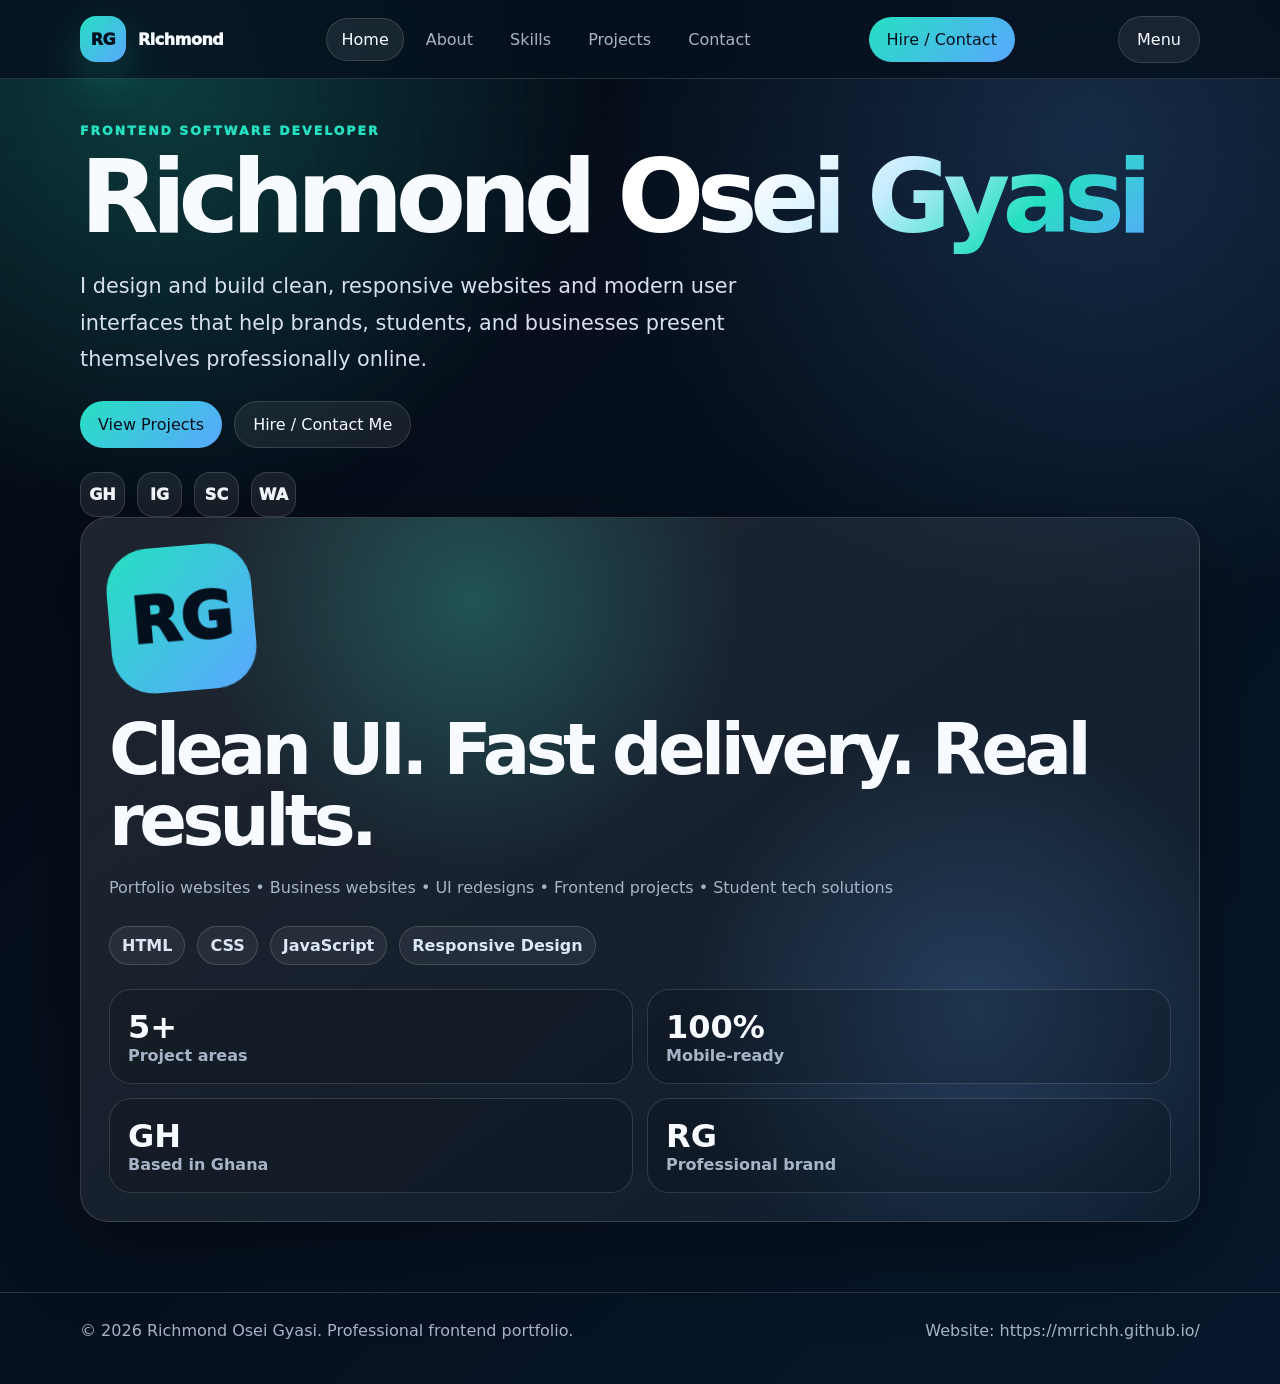
<file: index.html>
<!doctype html>
<html lang="en">
<head>
  <meta charset="utf-8" />
  <meta name="viewport" content="width=device-width, initial-scale=1" />
  <title>Richmond Osei Gyasi | Frontend Software Developer</title>
  <meta name="description" content="Professional portfolio of Richmond Osei Gyasi, a Ghanaian frontend software developer." />
  <meta name="theme-color" content="#07111f" />
  <style>
    :root{
      --bg:#06101d; --bg2:#09172a; --card:rgba(255,255,255,.08);
      --text:#f7fbff; --muted:#a7b3c7; --line:rgba(255,255,255,.14);
      --cyan:#25e0c1; --blue:#5aa7ff; --gold:#ffd166;
      --radius:28px; --max:1120px; --shadow:0 28px 80px rgba(0,0,0,.35);
      --font:ui-sans-serif,system-ui,-apple-system,BlinkMacSystemFont,"Segoe UI",Arial,sans-serif;
    }
    *{box-sizing:border-box}
    html{scroll-behavior:smooth}
    body{
      margin:0; min-height:100vh; font-family:var(--font); color:var(--text);
      background:
        radial-gradient(circle at 12% 5%, rgba(37,224,193,.24), transparent 28rem),
        radial-gradient(circle at 85% 10%, rgba(90,167,255,.18), transparent 30rem),
        linear-gradient(135deg,#040914,var(--bg) 45%,#07172b);
      overflow-x:hidden;
    }
    body:before{
      content:""; position:fixed; inset:0; pointer-events:none; opacity:.28;
      background-image:linear-gradient(rgba(255,255,255,.08) 1px, transparent 1px),
                       linear-gradient(90deg, rgba(255,255,255,.08) 1px, transparent 1px);
      background-size:52px 52px;
      mask-image:linear-gradient(to bottom,#000,transparent 70%);
    }
    a{color:inherit;text-decoration:none}
    .container{width:min(var(--max),calc(100% - 32px)); margin:0 auto}
    header{
      position:sticky; top:0; z-index:20; border-bottom:1px solid var(--line);
      background:rgba(6,16,29,.78); backdrop-filter:blur(18px);
    }
    .nav{min-height:78px; display:flex; align-items:center; justify-content:space-between; gap:16px}
    .brand{display:flex; align-items:center; gap:12px; font-weight:950; letter-spacing:-.03em}
    .logo{
      width:46px; height:46px; border-radius:16px; display:grid; place-items:center;
      background:linear-gradient(135deg,var(--cyan),var(--blue)); color:#04101d;
      box-shadow:0 18px 42px rgba(37,224,193,.22);
    }
    .links{display:flex; gap:7px; align-items:center}
    .links button{
      border:1px solid transparent; background:transparent; color:var(--muted);
      padding:11px 14px; border-radius:999px; font-weight:850; cursor:pointer; font:inherit;
    }
    .links button:hover,.links button.active{background:rgba(255,255,255,.08); color:var(--text); border-color:var(--line)}
    .menu{display:none}
    .btn{
      display:inline-flex; align-items:center; justify-content:center; gap:10px; border:1px solid var(--line);
      padding:13px 18px; border-radius:999px; background:rgba(255,255,255,.07);
      color:var(--text); font-weight:900; cursor:pointer; transition:.22s ease; font:inherit;
    }
    .btn:hover{transform:translateY(-2px); border-color:rgba(37,224,193,.7)}
    .btn.primary{border:0; color:#06101d; background:linear-gradient(135deg,var(--cyan),var(--blue))}
    main{padding:44px 0 70px}
    .page{display:none; animation:fade .35s ease}
    .page.active{display:block}
    @keyframes fade{from{opacity:0; transform:translateY(10px)}to{opacity:1; transform:none}}
    .hero{display:grid; grid-template-columns:1.1fr .9fr; gap:28px; align-items:center; min-height:calc(100vh - 170px)}
    .kicker{color:var(--cyan); font-weight:950; text-transform:uppercase; letter-spacing:.16em; font-size:.78rem; margin:0 0 12px}
    h1,h2,h3,p{margin-top:0}
    h1{font-size:clamp(3rem,8vw,6.5rem); line-height:.92; letter-spacing:-.075em; margin-bottom:24px}
    h2{font-size:clamp(2.2rem,5.5vw,4.5rem); line-height:1; letter-spacing:-.065em; margin-bottom:18px}
    h3{font-size:1.35rem; letter-spacing:-.035em; margin-bottom:10px}
    .gradient{background:linear-gradient(135deg,#fff 25%,#c7ecff 50%,var(--cyan),var(--blue)); -webkit-background-clip:text; color:transparent}
    .lead{font-size:clamp(1.05rem,2vw,1.3rem); line-height:1.75; color:#d7e0ee; max-width:720px}
    .actions,.socials,.chips{display:flex; flex-wrap:wrap; gap:12px; margin-top:24px}
    .socials a{
      width:45px; height:45px; display:grid; place-items:center; border-radius:16px;
      background:rgba(255,255,255,.08); border:1px solid var(--line); font-weight:950;
    }
    .visual,.panel,.card,.project{
      border:1px solid var(--line); border-radius:var(--radius);
      background:linear-gradient(145deg,rgba(255,255,255,.10),rgba(255,255,255,.035));
      box-shadow:var(--shadow); overflow:hidden;
    }
    .visual{padding:28px; position:relative}
    .visual:before{
      content:""; position:absolute; inset:-2px; z-index:-1;
      background:radial-gradient(circle at 35% 12%,rgba(37,224,193,.25),transparent 17rem),
                 radial-gradient(circle at 80% 70%,rgba(90,167,255,.22),transparent 18rem);
    }
    .orb{
      width:145px; height:145px; border-radius:42px; display:grid; place-items:center;
      background:linear-gradient(135deg,var(--cyan),var(--blue)); color:#04101d;
      font-size:4rem; font-weight:950; transform:rotate(-5deg); margin-bottom:24px;
    }
    .chip{border:1px solid var(--line); border-radius:999px; padding:9px 12px; color:#dce6f5; background:rgba(255,255,255,.06); font-weight:750}
    .metrics{display:grid; grid-template-columns:repeat(2,1fr); gap:14px; margin-top:24px}
    .metric{padding:18px; border:1px solid var(--line); border-radius:22px; background:rgba(0,0,0,.15)}
    .metric strong{display:block; font-size:2rem}
    .metric span{color:var(--muted); font-weight:750}
    .top{padding:34px 0 18px}
    .grid3{display:grid; grid-template-columns:repeat(3,1fr); gap:18px}
    .grid2{display:grid; grid-template-columns:repeat(2,1fr); gap:18px}
    .split{display:grid; grid-template-columns:.9fr 1.1fr; gap:20px}
    .card,.panel{padding:24px}
    .icon{
      width:50px; height:50px; border-radius:18px; display:grid; place-items:center;
      background:rgba(37,224,193,.12); color:var(--cyan); font-weight:950; margin-bottom:16px;
    }
    .muted{color:var(--muted); line-height:1.75}
    .timeline{display:grid; gap:16px}
    .step{padding-left:24px; border-left:2px solid rgba(37,224,193,.28); position:relative}
    .step:before{content:""; position:absolute; left:-7px; top:4px; width:12px; height:12px; border-radius:50%; background:var(--cyan)}
    .bar{height:10px; border-radius:99px; background:rgba(255,255,255,.10); overflow:hidden; margin-top:8px}
    .bar span{display:block; height:100%; width:var(--w); border-radius:inherit; background:linear-gradient(90deg,var(--cyan),var(--blue))}
    .skill{margin:16px 0}.skill div:first-child{display:flex; justify-content:space-between; font-weight:850}
    .project-art{min-height:190px; background:linear-gradient(135deg,rgba(37,224,193,.32),rgba(90,167,255,.18)); display:flex; align-items:end; padding:22px}
    .badge{padding:9px 13px; border-radius:999px; background:rgba(6,16,29,.7); border:1px solid var(--line); font-weight:950}
    .project-body{padding:24px}
    .contact-row{display:flex; gap:14px; align-items:flex-start; border:1px solid var(--line); border-radius:20px; padding:16px; margin-bottom:12px; background:rgba(255,255,255,.055)}
    .mini{width:42px;height:42px;border-radius:15px;display:grid;place-items:center;background:rgba(37,224,193,.13);color:var(--cyan);font-weight:950;flex:none}
    input,textarea{
      width:100%; margin-bottom:12px; border:1px solid var(--line); border-radius:18px; padding:15px 16px;
      background:rgba(255,255,255,.07); color:var(--text); font:inherit; outline:none;
    }
    textarea{min-height:150px; resize:vertical}
    input:focus,textarea:focus{border-color:rgba(37,224,193,.7); box-shadow:0 0 0 4px rgba(37,224,193,.08)}
    footer{border-top:1px solid var(--line); padding:28px 0; color:var(--muted)}
    .footer-inner{display:flex; justify-content:space-between; gap:18px; align-items:center; flex-wrap:wrap}
    @media(max-width:850px){
      .hero,.split{grid-template-columns:1fr}
      .grid3,.grid2{grid-template-columns:1fr}
      .hero{min-height:auto}
      .links{display:none; position:absolute; top:78px; left:16px; right:16px; padding:12px; border:1px solid var(--line); border-radius:22px; background:rgba(6,16,29,.96); box-shadow:var(--shadow); flex-direction:column; align-items:stretch}
      .links.open{display:flex}
      .menu{display:inline-flex}
      .nav .btn.primary{display:none}
      .links button{text-align:left}
      .orb{width:112px;height:112px;font-size:3rem;border-radius:32px}
      .metrics{grid-template-columns:1fr}
    }
  </style>
</head>
<body>
  <header>
    <div class="container nav">
      <a class="brand" href="#home" data-link="home"><span class="logo">RG</span><span>Richmond</span></a>
      <nav class="links" id="links" aria-label="Portfolio pages">
        <button data-link="home">Home</button>
        <button data-link="about">About</button>
        <button data-link="skills">Skills</button>
        <button data-link="projects">Projects</button>
        <button data-link="contact">Contact</button>
      </nav>
      <button class="btn primary" data-link="contact">Hire / Contact</button>
      <button class="btn menu" id="menu">Menu</button>
    </div>
  </header>

  <main class="container">
    <section class="page hero" id="home">
      <div>
        <p class="kicker">Frontend Software Developer</p>
        <h1>Richmond <span class="gradient">Osei Gyasi</span></h1>
        <p class="lead">I design and build clean, responsive websites and modern user interfaces that help brands, students, and businesses present themselves professionally online.</p>
        <div class="actions">
          <button class="btn primary" data-link="projects">View Projects</button>
          <button class="btn" data-link="contact">Hire / Contact Me</button>
        </div>
        <div class="socials">
          <a href="https://github.com/mrrichh" target="_blank" rel="noreferrer">GH</a>
          <a href="https://instagram.com/Mrrichh_77" target="_blank" rel="noreferrer">IG</a>
          <a href="https://www.snapchat.com/add/Mrrichh_77" target="_blank" rel="noreferrer">SC</a>
          <a href="https://wa.me/233202049506" target="_blank" rel="noreferrer">WA</a>
        </div>
      </div>
      <aside class="visual">
        <div class="orb">RG</div>
        <h2>Clean UI. Fast delivery. Real results.</h2>
        <p class="muted">Portfolio websites • Business websites • UI redesigns • Frontend projects • Student tech solutions</p>
        <div class="chips"><span class="chip">HTML</span><span class="chip">CSS</span><span class="chip">JavaScript</span><span class="chip">Responsive Design</span></div>
        <div class="metrics">
          <div class="metric"><strong>5+</strong><span>Project areas</span></div>
          <div class="metric"><strong>100%</strong><span>Mobile-ready</span></div>
          <div class="metric"><strong>GH</strong><span>Based in Ghana</span></div>
          <div class="metric"><strong>RG</strong><span>Professional brand</span></div>
        </div>
      </aside>
    </section>

    <section class="page" id="about">
      <div class="top">
        <p class="kicker">About me</p>
        <h2>I create digital experiences that feel simple and professional.</h2>
        <p class="lead">I am a Ghanaian frontend developer focused on building responsive websites, clean layouts, and practical user interfaces. I enjoy turning ideas into polished web pages that are easy to use and visually strong.</p>
      </div>
      <div class="split">
        <div class="panel">
          <h3>Profile</h3>
          <p class="muted">Name: Richmond Osei Gyasi</p>
          <p class="muted">Role: Frontend Software Developer</p>
          <p class="muted">Location: Ghana</p>
          <p class="muted">Email: richie0987612345@gmail.com</p>
          <div class="chips"><span class="chip">Creative</span><span class="chip">Detail-focused</span><span class="chip">Problem solver</span></div>
        </div>
        <div class="timeline">
          <div class="step"><h3>Frontend development</h3><p class="muted">I build clean pages with HTML, CSS, JavaScript, responsive layouts, and modern UI principles.</p></div>
          <div class="step"><h3>Education technology</h3><p class="muted">I work around student-focused digital solutions, school projects, tutor platforms, and interface ideas.</p></div>
          <div class="step"><h3>Real-world tech</h3><p class="muted">I am interested in technology that solves practical problems in education, agriculture, business, and personal branding.</p></div>
        </div>
      </div>
    </section>

    <section class="page" id="skills">
      <div class="top">
        <p class="kicker">Skills</p>
        <h2>Tools and abilities I use to build better web experiences.</h2>
        <p class="lead">My skill set focuses on frontend development, responsive design, user interface structure, and practical software project work.</p>
      </div>
      <div class="grid2">
        <div class="panel">
          <h3>Frontend core</h3>
          <div class="skill"><div><span>HTML Structure</span><span>95%</span></div><div class="bar"><span style="--w:95%"></span></div></div>
          <div class="skill"><div><span>CSS Styling</span><span>92%</span></div><div class="bar"><span style="--w:92%"></span></div></div>
          <div class="skill"><div><span>JavaScript</span><span>78%</span></div><div class="bar"><span style="--w:78%"></span></div></div>
        </div>
        <div class="panel">
          <h3>Design & tools</h3>
          <div class="skill"><div><span>Responsive Design</span><span>93%</span></div><div class="bar"><span style="--w:93%"></span></div></div>
          <div class="skill"><div><span>UI Layouts</span><span>88%</span></div><div class="bar"><span style="--w:88%"></span></div></div>
          <div class="chips"><span class="chip">GitHub</span><span class="chip">VS Code</span><span class="chip">Figma basics</span><span class="chip">Java</span><span class="chip">MySQL</span></div>
        </div>
      </div>
    </section>

    <section class="page" id="projects">
      <div class="top">
        <p class="kicker">Selected work</p>
        <h2>Projects that show design thinking and real-world problem solving.</h2>
        <p class="lead">These highlights present my interest in frontend development, education technology, user experience, and practical digital solutions.</p>
      </div>
      <div class="grid2">
        <article class="project"><div class="project-art"><span class="badge">Project 01</span></div><div class="project-body"><h3>EduLink GH</h3><p class="muted">Tutor-learning platform concept with student, tutor, and admin workflows, authentication, sessions, payments, ratings, and documentation.</p><div class="chips"><span class="chip">Java</span><span class="chip">JavaFX</span><span class="chip">Spring Boot</span><span class="chip">MySQL</span></div></div></article>
        <article class="project"><div class="project-art"><span class="badge">Project 02</span></div><div class="project-body"><h3>Agritech / Fish Farming Dashboard</h3><p class="muted">A practical agritech idea focused on helping small-scale fish farmers monitor data and make better farming decisions.</p><div class="chips"><span class="chip">Dashboard</span><span class="chip">Agriculture</span><span class="chip">UI</span></div></div></article>
        <article class="project"><div class="project-art"><span class="badge">Project 03</span></div><div class="project-body"><h3>Bolt GPS HCI Redesign</h3><p class="muted">A human-computer interaction project focused on improving pickup-location usability for students using ride-hailing services.</p><div class="chips"><span class="chip">HCI</span><span class="chip">UX</span><span class="chip">Prototype</span></div></div></article>
        <article class="project"><div class="project-art"><span class="badge">Project 04</span></div><div class="project-body"><h3>Professional Portfolio Website</h3><p class="muted">A personal brand website with page switching, responsive layout, modern styling, project sections, and clear contact options.</p><div class="chips"><span class="chip">HTML</span><span class="chip">CSS</span><span class="chip">JavaScript</span></div></div></article>
      </div>
    </section>

    <section class="page" id="contact">
      <div class="top">
        <p class="kicker">Contact</p>
        <h2>Let’s build something clean.</h2>
        <p class="lead">Need a portfolio, business website, school project interface, or frontend page? Reach me through email, WhatsApp, Instagram, or Snapchat.</p>
      </div>
      <div class="split">
        <div class="panel">
          <a class="contact-row" href="mailto:richie0987612345@gmail.com"><span class="mini">@</span><span><strong>Email</strong><br><span class="muted">richie0987612345@gmail.com</span></span></a>
          <a class="contact-row" href="https://wa.me/233202049506" target="_blank" rel="noreferrer"><span class="mini">WA</span><span><strong>WhatsApp</strong><br><span class="muted">wa.me/233202049506</span></span></a>
          <a class="contact-row" href="https://instagram.com/Mrrichh_77" target="_blank" rel="noreferrer"><span class="mini">IG</span><span><strong>Instagram</strong><br><span class="muted">@Mrrichh_77</span></span></a>
          <a class="contact-row" href="https://www.snapchat.com/add/Mrrichh_77" target="_blank" rel="noreferrer"><span class="mini">SC</span><span><strong>Snapchat</strong><br><span class="muted">@Mrrichh_77</span></span></a>
        </div>
        <form class="panel" id="form">
          <h3>Send a quick message</h3>
          <p class="muted">This opens your email app with the message ready to send.</p>
          <input name="name" placeholder="Your name" required>
          <input name="email" type="email" placeholder="Your email" required>
          <textarea name="message" placeholder="Tell me what you want to build..." required></textarea>
          <button class="btn primary" type="submit">Create Email Message</button>
        </form>
      </div>
    </section>
  </main>

  <footer>
    <div class="container footer-inner">
      <p>© 2026 Richmond Osei Gyasi. Professional frontend portfolio.</p>
      <p>Website: https://mrrichh.github.io/</p>
    </div>
  </footer>

  <script>
    const pages=[...document.querySelectorAll(".page")];
    const links=[...document.querySelectorAll("[data-link]")];
    const menu=document.querySelector("#menu");
    const nav=document.querySelector("#links");

    function show(page){
      page = page || "home";
      pages.forEach(p=>p.classList.toggle("active",p.id===page));
      links.forEach(l=>l.classList.toggle("active",l.dataset.link===page));
      history.replaceState(null,"","#"+page);
      nav.classList.remove("open");
      window.scrollTo({top:0,behavior:"smooth"});
    }

    links.forEach(link=>link.addEventListener("click",e=>{
      e.preventDefault();
      show(link.dataset.link);
    }));

    menu.addEventListener("click",()=>nav.classList.toggle("open"));

    document.querySelector("#form").addEventListener("submit",e=>{
      e.preventDefault();
      const f=e.target;
      const subject=encodeURIComponent("Portfolio inquiry from "+f.name.value.trim());
      const body=encodeURIComponent(`Name: ${f.name.value.trim()}\nEmail: ${f.email.value.trim()}\n\n${f.message.value.trim()}`);
      location.href=`mailto:richie0987612345@gmail.com?subject=${subject}&body=${body}`;
    });

    show((location.hash||"#home").replace("#",""));
  </script>
</body>
</html>
</file>
